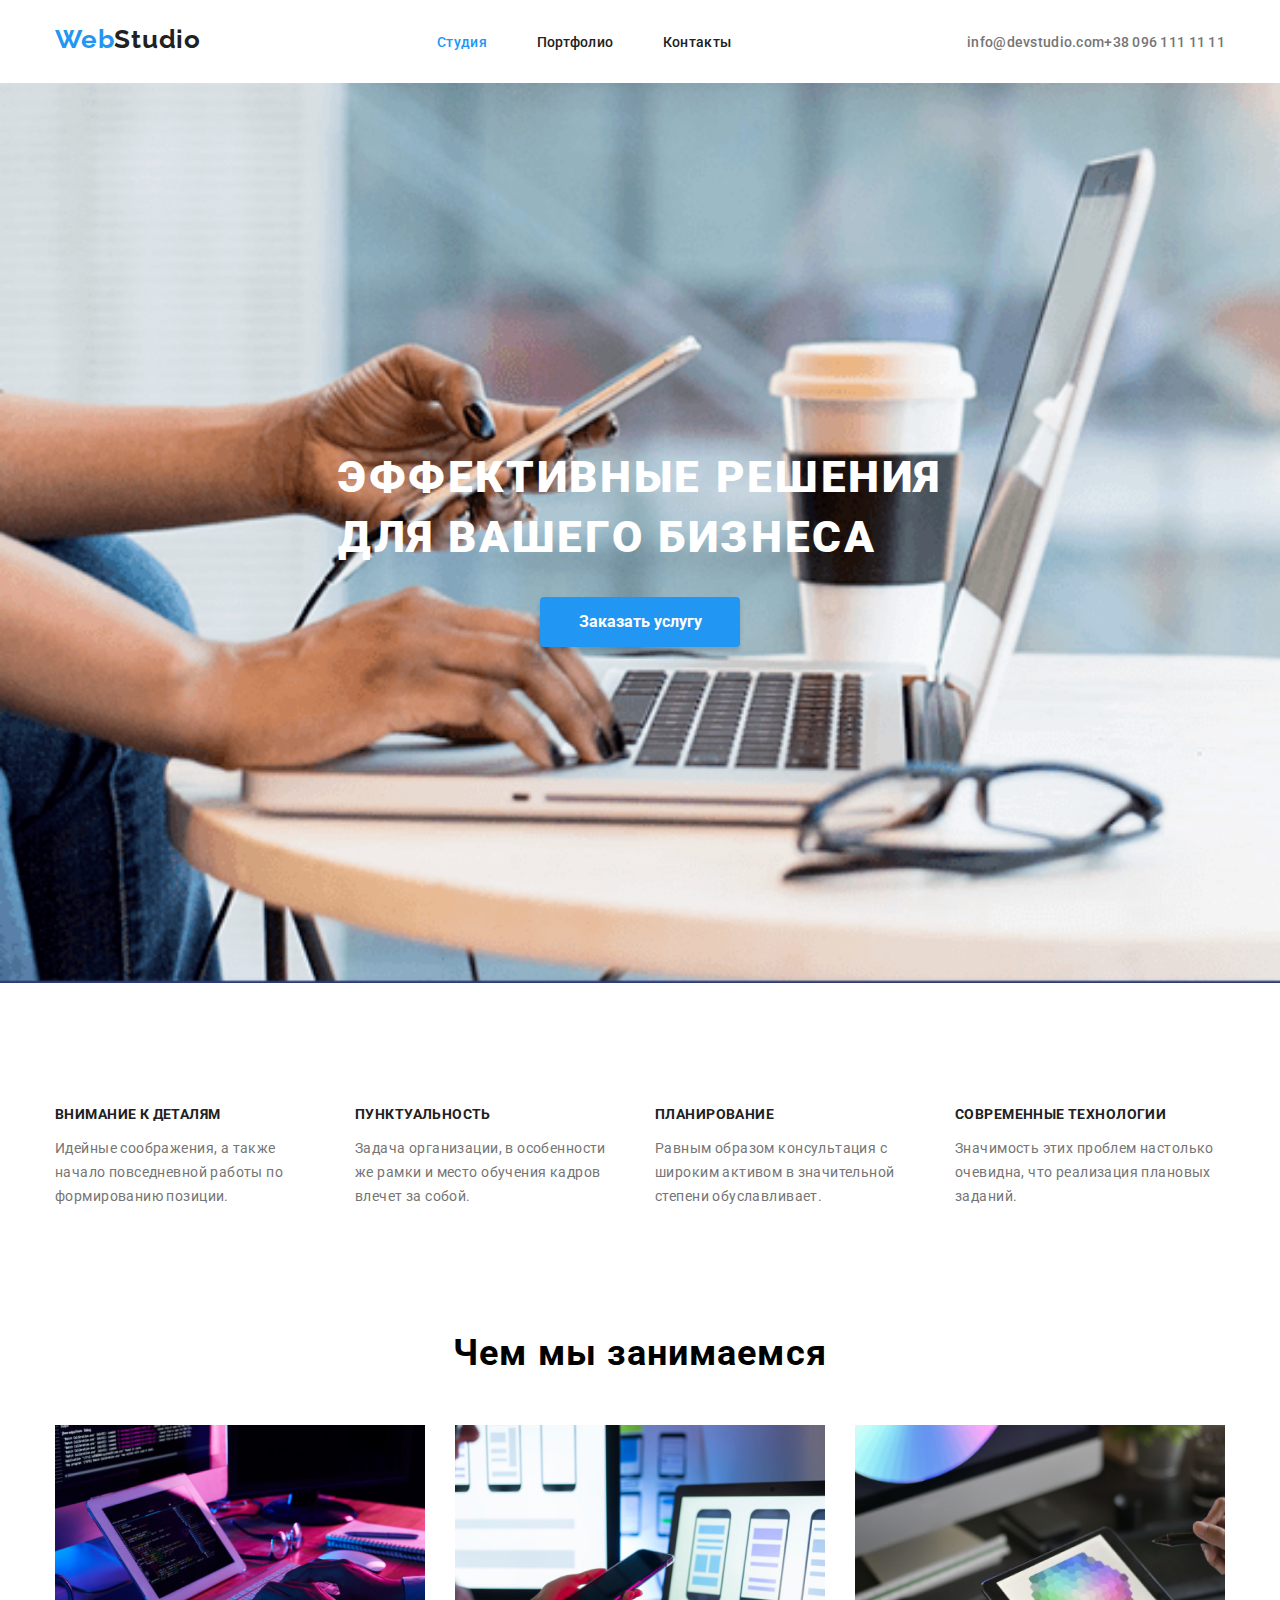
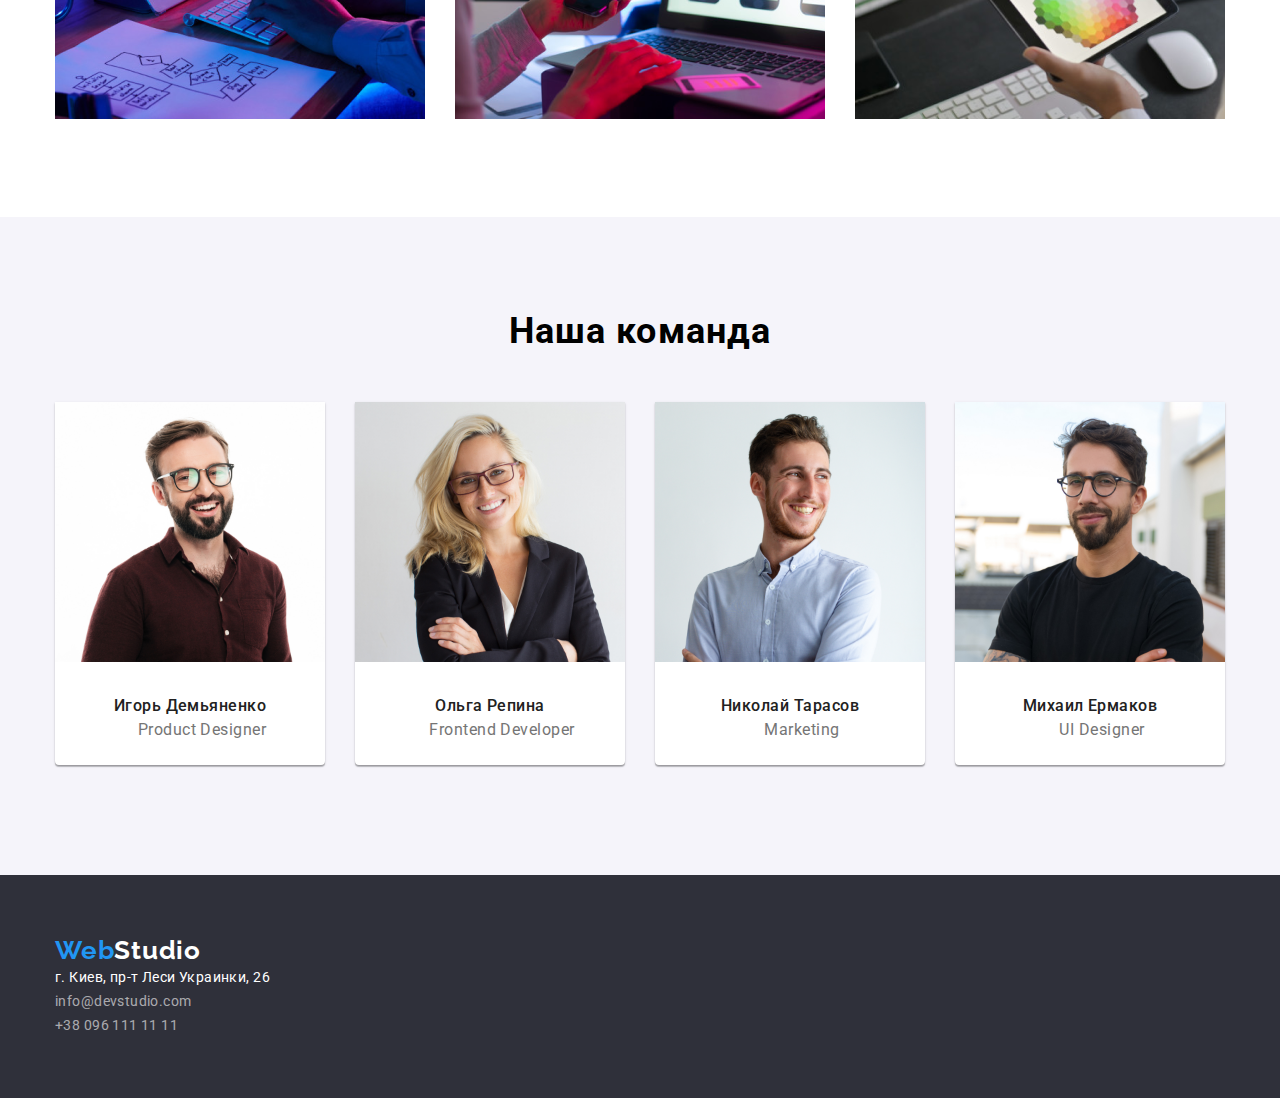
<file: index.html>
<!DOCTYPE html>
<html lang="ru">
  <head>
    <meta charset="UTF-8" />
    <meta http-equiv="X-UA-Compatible" content="IE=edge" />
    <meta name="viewport" content="width=device-width, initial-scale=1.0" />
    <title lang="en">Web app</title>
    <link rel="preconnect" href="https://fonts.googleapis.com" />
    <link rel="preconnect" href="https://fonts.gstatic.com" crossorigin />
    <link
      href="https://fonts.googleapis.com/css2?family=Raleway:wght@700&family=Roboto:wght@400;500;700;900&display=swap"
      rel="stylesheet"
    />
    <link rel="stylesheet" href="./css/styles2.0.css " />
    <!--<link rel="stylesheet" href="./css/main.css">-->
  </head>
  <body>
    <!--Шапка сайта-->

    <header class="header">
      <div class="container">
      <!--<nav class="hedder-nav">-->
        <div class="header-box">
        <div class="logo-box">
        <a href="./index.html" class="logo-link" lang="en">Web<span class="studio">Studio</span></a>
        </div>

        <div class="memu-box">
        <ul class="menu list">
          <li class="menu-iteam">
            <a href="" class="menu-link current">Студия</a>
          </li>
          <li class="menu-iteam">
            <a href="./portfolio.html" class="menu-link">Портфолио</a>
          </li>
          <li class="menu-iteam">
            <a href="" class="menu-link">Контакты</a>
          </li>
        </ul>
        
        </div>
      <!--</nav>-->

       <div class="contacts-box">
      <ul class="contacts list">
        <li class="contacts-item">
          <a class="contacts-link" lang="en" href="mailto:info@devstudio.com">info@devstudio.com</a>
        </li>
        <li class="contacts-item">
          <a class="contacts-link" href="tel:+380961111111">+38 096 111 11 11</a>
        </li>
      </ul>
          </div> 
          </div>

      </div>
    </header>

    <main>
      <!--Герой-->

      <section class="hero">
        <h1 class="main-title">
          Эффективные решения<br />
          для вашего бизнеса
        </h1>
        <a href="" class="main-button">Заказать услугу</a>
      </section>

      <!--Приемущества-->

      <section class="features">
        <div class="container">
          <h2 class="features title none">Наши приемущества</h2>
          <ul class="features-list">
            <li class="feature">
              <h3 class="features-title">Внимание к деталям</h3>
              <p class="description">
                Идейные соображения, а также начало повседневной работы по формированию позиции.
              </p>
            </li>
            <li class="feature">
              <h3 class="features-title">Пунктуальность</h3>
              <p class="description">
                Задача организации, в особенности же рамки и место обучения кадров влечет за собой.
              </p>
            </li>
            <li class="feature">
              <h3 class="features-title">Планирование</h3>
              <p class="description">
                Равным образом консультация с широким активом в значительной степени обуславливает.
              </p>
            </li>
            <li class="feature">
              <h3 class="features-title">Современные технологии</h3>
              <p class="description">
                Значимость этих проблем настолько очевидна, что реализация плановых заданий.
              </p>
            </li>
          </ul>
        </div>
      </section>

      <!--Примеры работ-->

      <section class="workshop">
        <div class="container">
          <h2 class="work-title">Чем мы занимаемся</h2>
          <ul class="work-list">
            <li class="example">
              <img
                class="work-img"
                src="./images/378.jpg"
                alt="Пример работ"
                width="370"
                height="294"
                title="Programming"
              />
            </li>
            <li class="example">
              <img
                class="work-img"
                src="./images/623.jpg "
                alt="Пример работ"
                width="370"
                height="294"
                title="Application development"
              />
            </li>
            <li class="example">
              <img
                class="work-img"
                src="./images/922.jpg"
                alt="Пример работ"
                width="370"
                height="294"
                title="Web design"
              />
            </li>
          </ul>
        </div>
      </section>

      <!--Команда-->
      <section class="team">
        <div class="container">
          <h2 class="team-title">Наша команда</h2>
          <ul class="team-list">
            <li class="card">
              <img
                class="card-img"
                src="./images/4853.jpg"
                alt="Игорь демьяненко"
                width="270"
                height="260"
              />
              <h3 class="title">Игорь Демьяненко</h3>
              <p class="team-card">Product Designer</p>
            </li>
            <li class="card">
              <img
                class="card-img"
                src="./images/5844.jpg"
                alt="Ольга Репина"
                width="270"
                height="260"
              />
              <h3 class="title">Ольга Репина</h3>
              <p class="team-card">Frontend Developer</p>
            </li>
            <li class="card">
              <img
                class="card-img"
                src="./images/16166.jpg"
                alt="Николай Тарасов"
                width="270"
                height="260"
              />
              <h3 class="title">Николай Тарасов</h3>
              <p class="team-card">Marketing</p>
            </li>
            <li class="card">
              <img
                class="card-img"
                src="./images/2968.jpg"
                alt="Михаил Ермаков"
                width="270"
                height="260"
              />
              <h3 class="title">Михаил Ермаков</h3>
              <p class="team-card">UI Designer</p>
            </li>
          </ul>
        </div>
      </section>
    </main>

    <!--Футер-->
    <footer>
      <div class="container">
        <a href="./index.html" class="logo-link" lang="en"
          >Web<span class="logo-studio">Studio</span></a
        >
        <address class="address">
          <ul class="contact-info-list list">
            <li class="contact-info-list-item">
              <a
                class="contact-info-list-link"
                href="https://goo.gl/maps/5rBHoUMiEAXnLqcA8"
                target="blank"
                rel="noopener noreferrer"
              >
                г. Киев, пр-т Леси Украинки, 26</a
              >
            </li>
            <li>
              <a class="contact-info-list-item" lang="en" href="mailto:info@devstudio.com"
                >info@devstudio.com</a
              >
            </li>
            <li>
              <a class="contact-info-list-item" href="tel:+380961111111">+38 096 111 11 11</a>
            </li>
          </ul>
        </address>
      </div>
    </footer>
  </body>
</html>
</file>
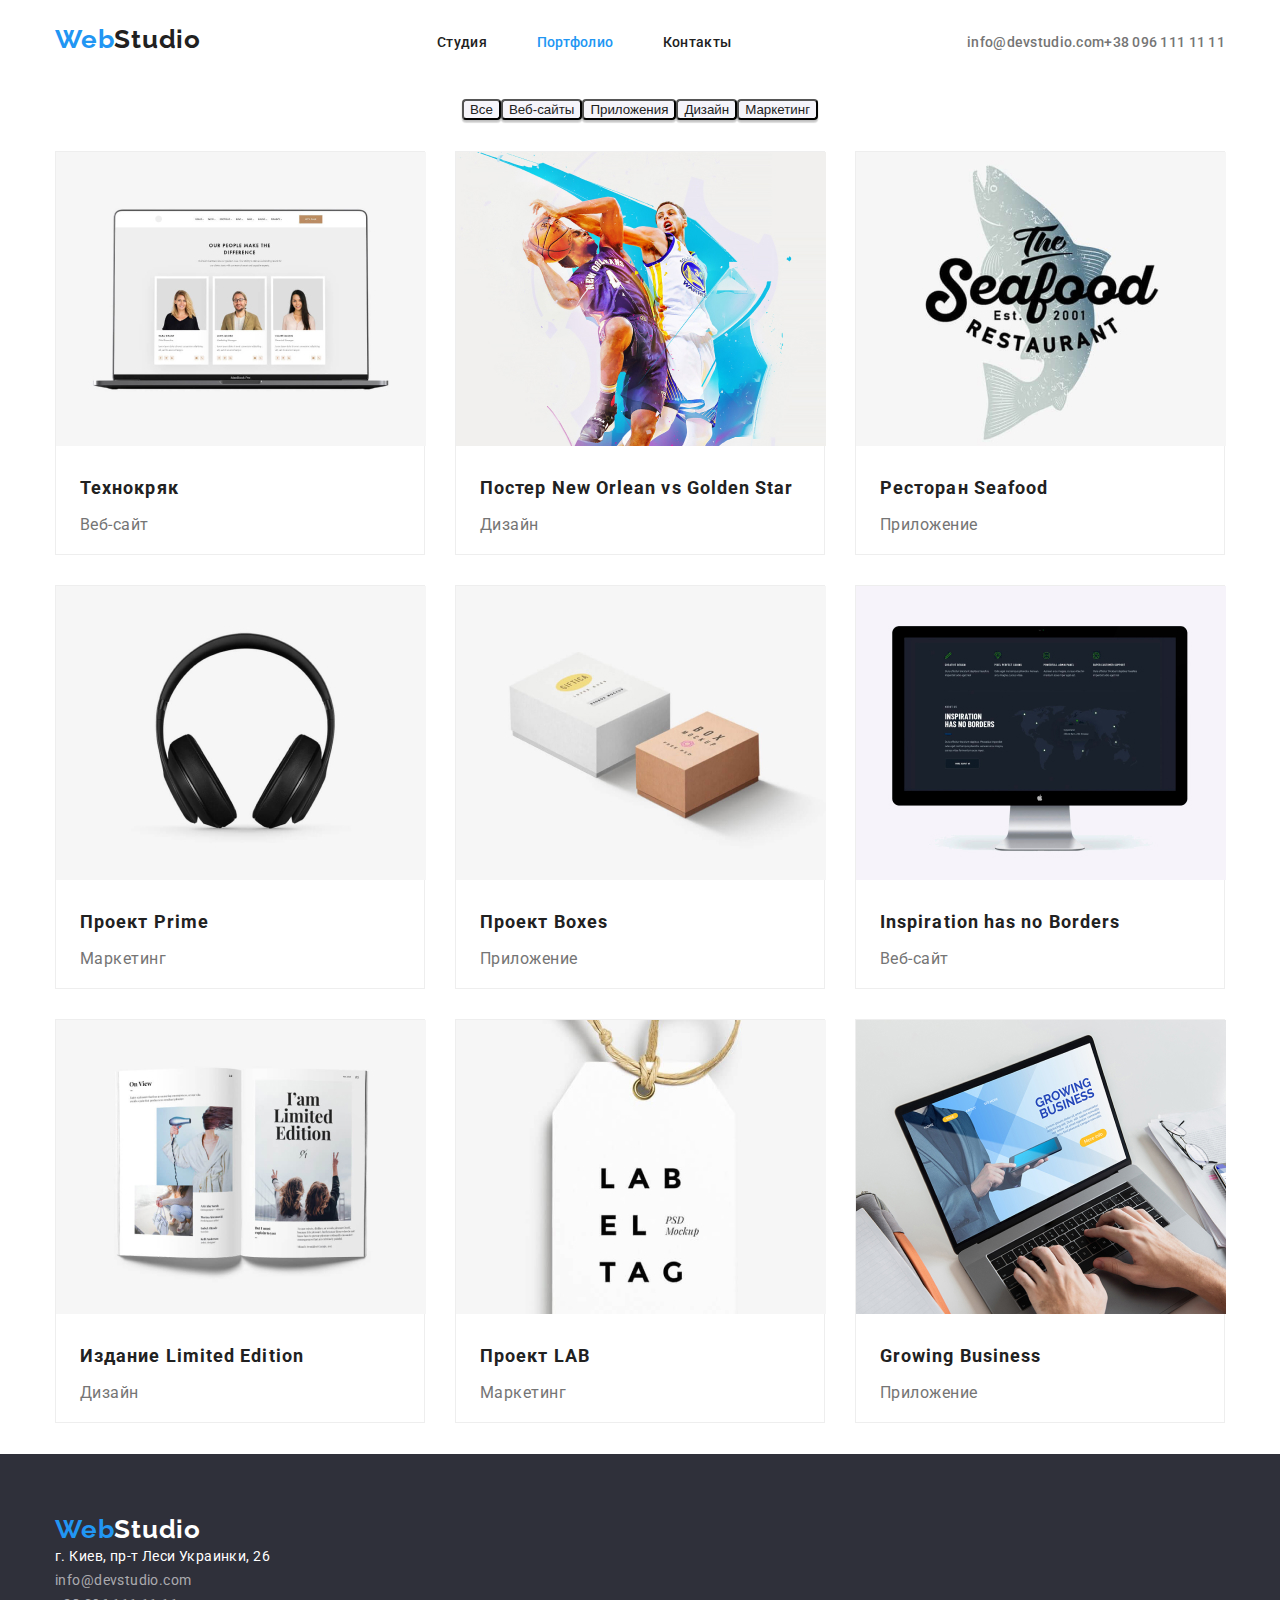
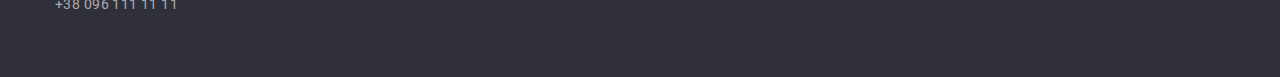
<file: portfolio.html>
<!DOCTYPE html>
<html lang="ru">
  <head>
    <meta charset="UTF-8" />
    <meta http-equiv="X-UA-Compatible" content="IE=edge" />
    <meta name="viewport" content="width=device-width, initial-scale=1.0" />
    <title lang="en">Web app</title>
    <link rel="preconnect" href="https://fonts.googleapis.com" />
    <link rel="preconnect" href="https://fonts.gstatic.com" crossorigin />
    <link
      href="https://fonts.googleapis.com/css2?family=Raleway:wght@700&family=Roboto:wght@400;500;700;900&display=swap"
      rel="stylesheet"
    />
    <link rel="stylesheet" href="./css/styles2.0.css" />
    <!--<link rel="stylesheet" href="./css/main.css">-->
  </head>
  <body>
    <!--Шапка сайта-->
   <header class="header">
      <div class="container">
      <!--<nav class="hedder-nav">-->
        <div class="header-box">
        <div class="logo-box">
        <a href="./index.html" class="logo-link" lang="en">Web<span class="studio">Studio</span></a>
        </div>

        <div class="memu-box">
        <ul class="menu list">
          <li class="menu-iteam">
            <a href="./index.html" class="menu-link">Студия</a>
          </li>
          <li class="menu-iteam">
            <a href="./portfolio.html" class="menu-link current">Портфолио</a>
          </li>
          <li class="menu-iteam">
            <a href="" class="menu-link">Контакты</a>
          </li>
        </ul>
        </div>
      <!--</nav>-->
       <div class="contacts-box">
      <ul class="contacts list">
        <li class="contacts-item">
          <a class="contacts-link" lang="en" href="mailto:info@devstudio.com">info@devstudio.com</a>
        </li>
        <li class="contacts-item">
          <a class="contacts-link" href="tel:+380961111111">+38 096 111 11 11</a>
        </li>
      </ul>
          </div> 
          </div>

      </div>
    </header>

    <main>
      <section class="types projects">
        <h1 class="none">Виды проектов</h1>
        <div class="container">
        <ul class="button list">
          <li><button class="secondary" type="button">Все</button></li>
          <li><button class="secondary" type="button">Веб-сайты</button></li>
          <li><button class="secondary" type="button">Приложения</button></li>
          <li><button class="secondary" type="button">Дизайн</button></li>
          <li><button class="secondary" type="button">Маркетинг</button></li>
        </ul>

        <h2 class="none">Реализация проектов</h2>

        <ul class="project">
          <li class="card">
              <img class="card-img" src="./images/portfolio1.jpg" alt="Технокряк" width="370" height="294" />
              <h3 class="title">Технокряк</h3>
              <p class="team-card">Веб-сайт</p>
          </li>
          <li class="card">
              <img class="card-img"
                src="./images/portfolio2.jpg"
                alt="Постер New Orlean vs Golden Star"
                width="370"
                height="294"
              />
              <h3 class="title">Постер <span lang="en">New Orlean vs Golden Star</span></h3>
              <p class="team-card">Дизайн</p>
          </li>
          <li class="card">
              <img class="card-img" src="./images/portfolio3.jpg" alt="Ресторан Seafood" width="370" height="294" />
              <h3 class="title">Ресторан <span lang="en">Seafood</span></h3>
              <p class="team-card">Приложение</p>
          </li>
          <li class="card">
              <img class="card-img" src="./images/portfolio4.jpg" alt="Проект Prime" width="370" height="294" />
              <h3 class="title">Проект <span lang="en">Prime</span></h3>
              <p class="team-card">Маркетинг</p>
          </li>
          <li class="card">
              <img class="card-img" src="./images/portfolio5.jpg" alt="Проект Boxes" width="370" height="294" />
              <h3 class="title">Проект <span lang="en">Boxes</span></h3>
              <p class="team-card">Приложение</p>
          </li>
          <li class="card">
              <img class="card-img"
                src="./images/portfolio6.jpg"
                alt="Inspiration has no Borders"
                width="370"
                height="294"
              />
              <h3 class="title" lang="en">Inspiration has no Borders</h3>
              <p class="team-card">Веб-сайт</p>
          </li>
          <li class="card">
              <img class="card-img"
                src="./images/portfolio7.jpg"
                alt="Издание Limited Edition"
                width="370"
                height="294"
              />
              <h3 class="title">Издание <span lang="en">Limited Edition</span></h3>
              <p class="team-card">Дизайн</p>
          </li>
          <li class="card">
              <img class="card-img" src="./images/portfolio8.jpg" alt="Проект LAB" width="370" height="294" />
              <h3 class="title">Проект <span lang="en">LAB</span></h3>
              <p class="team-card">Маркетинг</p>
          </li>
          <li class="card">
              <img class="card-img" src="./images/portfolio9.jpg" alt="Growing Business" width="370" height="294" />
              <h3 class="title">Growing Business</h3>
              <p class="team-card">Приложение</p>
          </li>
        </ul>
        </div>
      </section>
    </main>

    <!--Футер-->
    <footer>
      <div class="container">
      <a href="./index.html" class="logo-link" lang="en"
        >Web<span class="logo-studio">Studio</span></a
      >
      <address class="address">
        <ul class="contact-info-list list">
          <li class="contact-info-list-item">
            <a
              class="contact-info-list-link"
              href="https://goo.gl/maps/5rBHoUMiEAXnLqcA8"
              target="blank"
              rel="noopener noreferrer"
            >
              г. Киев, пр-т Леси Украинки, 26</a
            >
          </li>
          <li>
            <a class="contact-info-list-item" lang="en" href="mailto:info@devstudio.com"
              >info@devstudio.com</a
            >
          </li>
          <li>
            <a class="contact-info-list-item" href="tel:+380961111111">+38 096 111 11 11</a>
          </li>
        </ul>
      </address>
      </div>
    </footer>
  </body>
</html>
</file>
<file: css/styles2.0.css>
:root {
    --main-font: 'Roboto', sans-serif;
    --logo-font: 'Raleway', sans-serif;
    --main-text-color: #212121;
    --secondary-text-color: #757575;
    --primary-white-color: #ffffff;
    --contact-color: rgba(255, 255, 255, 0.6);
    --accent-color: #2196F3;
    --dark-color: #2F303A;
    --gray--color: #F5F4FA;
    --focus-color: #188CE8;
}

body {
    margin: 0;
    background-color: var(--primary-white-color);
    font-family: var(--main-font);
}
.container {
    max-width: 1170px;
   /* background-color:#2196F3;*/
    margin-left: auto;
    margin-right: auto;
}   
* {
    box-sizing: border-box;
}

a {
    text-decoration: none;
}

ul,
ol {
    list-style: none;
}

.studio {
    color: var(--main-text-color);
}

/* Скрываем элемент со страницы */
.none {
    display: none;
}




/* Commons */
.button {
    color: var(--main-text-color);
    background-color: var(--primary-white-color);
}

.main-button {

    display: inline-block;
    width: 200px;
    padding-top: 10px;
    padding-bottom: 10px;

    
    font-weight: 700;
    font-size: 16px;
    line-height: 1.88;
    
    color: var(--primary-white-color);
    background-color: var(--accent-color);
    box-shadow: 0px 4px 4px rgba(0, 0, 0, 0.15);
    border-radius: 4px;
    text-align: center;
    cursor: pointer;

}

.main-button:hover,
.main-button:focus {
    background-color: var(--focus-color);
    color: var(--primary-white-color);
}

.button .secondary {
    color: var(--main-text-color);
    background-color: var(--gray--color);


    box-shadow: 0px 3px 1px rgba(0, 0, 0, 0.1),
    0px 1px 2px rgba(0, 0, 0, 0.08),
    0px 2px 2px rgba(0, 0, 0, 0.12);
    border-radius: 4px;

    text-align: center;
    cursor: pointer;
}

.button .secondary:hover,
.button .secondary:focus {
    background-color: var(--accent-color);
    color: var(--primary-white-color);
    
}

.logo-link {
    font-family: var(--logo-font);
    font-weight: 700;
    font-size: 26px;
    line-height: 1.19;
    letter-spacing: 0.03em;
    color: var(--accent-color);
}

.button.list {
    padding-inline-start: 0;
    display: flex;
    justify-content: center;
    
}




/*  Header */


.header-box {

    display: flex;
    flex-direction: row;
    justify-content: space-between;
    }
 
.logo-box {
    padding-top: 24px;
    padding-bottom: 25px;
    }

.contacts-box {
    padding-top: 32px;
    padding-bottom: 32px;
}

    .menu.list {
    margin: 0;
    padding-top: 32px;
    padding-bottom: 32px;
    padding-inline-start: 0;
    display: flex;
    justify-content: space-between;
    
    width: 294px;
    height: 16px;
    left: 453px;
    top: 32px;
}

.menu-link {
    font-weight: 500;
    font-size: 14px;
    line-height: 1.14;
    letter-spacing: 0.02em;
    color: var(--main-text-color);
}

.menu-link:hover,
.menu-link:focus {
    color: var(--accent-color);
}

.menu-link.current {
    color: var(--accent-color);
}
.contacts.list{
    display: flex;
    padding: 0;
    margin: 0;
}

.contacts-link {
    font-weight: 500;
    font-size: 14px;
    line-height: 1.14;
    letter-spacing: 0.02em;
    color: var(--secondary-text-color);
}

.contacts-link:hover,
.contacts-link:focus {
    color: var(--accent-color);
}

/*  Hero */
.hero {
    margin: 0;
   
    background-color: var(--dark-color);
    background-image: url(./../images/note.jpg);
    background-size: cover;
    width: 100%;
    height: 100vh;
    /* Определяем модель flex-box для блока .header*/
    display: flex;
    /* Выстраиваим flex - элементы в коллонку, основная ось - Y*/
    flex-direction: column;
    /*Выравнивание по основной оси */
    justify-content: center;
    /*Выравнивание по поперечной оси */
    align-items: center;
}

.main-title {

    font-weight: 900;
    font-size: 44px;
    line-height: 1.36;
    letter-spacing: 0.06em;
    /*text-align: center;*/
    text-transform: uppercase;
    color: var(--primary-white-color);

}


/* Приемущества*/
.features {
    
    padding-top: 94px;
    padding-bottom: 94px;

    margin-right: auto;
    margin-left: auto;

}

.features-title {

    font-weight: 700;
    font-size: 14px;
    line-height: 1.14;
    letter-spacing: 0.03em;
    text-align: left;
    text-transform: uppercase;
    color: var(--main-text-color);
}
.description {

    font-weight: 400;
    font-size: 14px;
    line-height: 1.71;
    letter-spacing: 0.03em;
    text-align: left;
    color: var(--secondary-text-color);
}
.feature {
    text-align: center;
    max-height: 101x;
    max-width: 270px;
    background-color: var(--primary-white-color);
}
.features-list{
    padding-inline-start: 0;
    display: flex;
    justify-content: space-between;
}

/*Примеры работ*/

.work-list {
    margin: 0;
    padding-inline-start: 0;
    display: flex;
    justify-content: space-between;
}

.work-title {
    margin: 0;
    margin-bottom: 50px;

    font-weight: 700;
    font-size: 36px;
    line-height: 1.16;
    text-align: center;
    letter-spacing: 0.03em;
}

.workshop {

    max-width: 1170px;
    margin-right: auto;
    margin-left: auto;

    text-align: center;
    padding-bottom: 94px;
}

/* Комаеда */
.team {
    background-color: var(--gray--color);
    padding-top: 94px;
    padding-bottom: 94px;
    margin-right: auto;
    margin-left: auto;
    text-align: center;
}

.team-title {
    margin: 0;
    margin-bottom: 50px;

    font-weight: 700;
    font-size: 36px;
    line-height: 1.16;
    text-align: center;
    letter-spacing: 0.03em;
}

.card .title {
    margin: 0;
    font-weight: 500;
    font-size: 16px;
    line-height: 1.19;
    letter-spacing: 0.03em;
    color: var(--main-text-color);
}

.team-list {
    padding-inline-start: 0;
    display: flex;
    justify-content: space-between;
}

.team-card {
    margin: 0;
    margin-bottom: 30px;
    margin-bottom: 30px;
    font-weight: 400;
    font-size: 16px;
    line-height: 1.9;
    letter-spacing: 0.03em;
    color: var(--secondary-text-color);
}

.team-list .card {
    text-align: center;
    max-height: 368px;
    max-width: 270px;
    background-color: var(--primary-white-color);
    box-shadow: 0px 1px 3px rgba(0, 0, 0, 0.12),
    0px 1px 1px rgba(0, 0, 0, 0.14),
    0px 2px 1px rgba(0, 0, 0, 0.2);
    border-radius: 0px 0px 4px 4px;
}

.card-img {
    margin-bottom: 30px;
}

/* Портфолио*/

.types.projects
{
    /*background-color: #757575;*/
}
.project .card {
    margin: 15px;
    text-align: left;
    max-height: 404px;
    max-width: 370px;
    background-color: var(--primary-white-color);
    border: 1px solid #EEEEEE;
    
}
.project .card-img {
    margin-bottom: 20px;
}
.project .title {
    margin-bottom: 4px;
    padding-left: 24px;
    font-weight: 700;
    font-size: 18px;
    line-height: 2;
    letter-spacing: 0.06em;
}
.card .team-card {
    margin-bottom: 20px;
    padding-left: 24px;
    font-weight: 400;
    font-size: 16px;
    line-height: 1.88;
    letter-spacing: 0.03em;
}

.project {
    padding-inline-start: 0;
    display: flex; /* Ориентация карточек в ряд*/
    flex-wrap: wrap;/* Преренос карточек*/
    justify-content: space-between; /*Ориентация карточек по основной оси*/
}

.project .card:nth-child(1),
.project .card:nth-child(4),
.project .card:nth-child(7) {
    margin-left: 0;
}
.project .card:nth-child(3),
.project .card:nth-child(6),
.project .card:nth-child(9) {
    margin-right: 0;
}

/* Футер */

footer {
    background-color:  var(--dark-color);
    padding-top: 60px;
    padding-bottom: 60px;
}

.logo-studio {
    color: var(--primary-white-color);
}
.contact-info-list.list{
    margin: 0;
    padding: 0;
}

.contact-info-list-link {
    font-style: normal;
    font-weight: 400;
    font-size: 14px;
    line-height: 1.71;
    letter-spacing: 0.03em;
    color: var(--primary-white-color);
}

.contact-info-list-item {
    font-style: normal;
    font-weight: 400;
    font-size: 14px;
    line-height: 1.71;
    letter-spacing: 0.03em;
    color: var(--contact-color);
}

.contact-info-list-link:hover,
.contact-info-list-link:focus,
.contact-info-list-item:hover,
.contact-info-list-item:focus {
    color: var(--accent-color);
}
</file>
